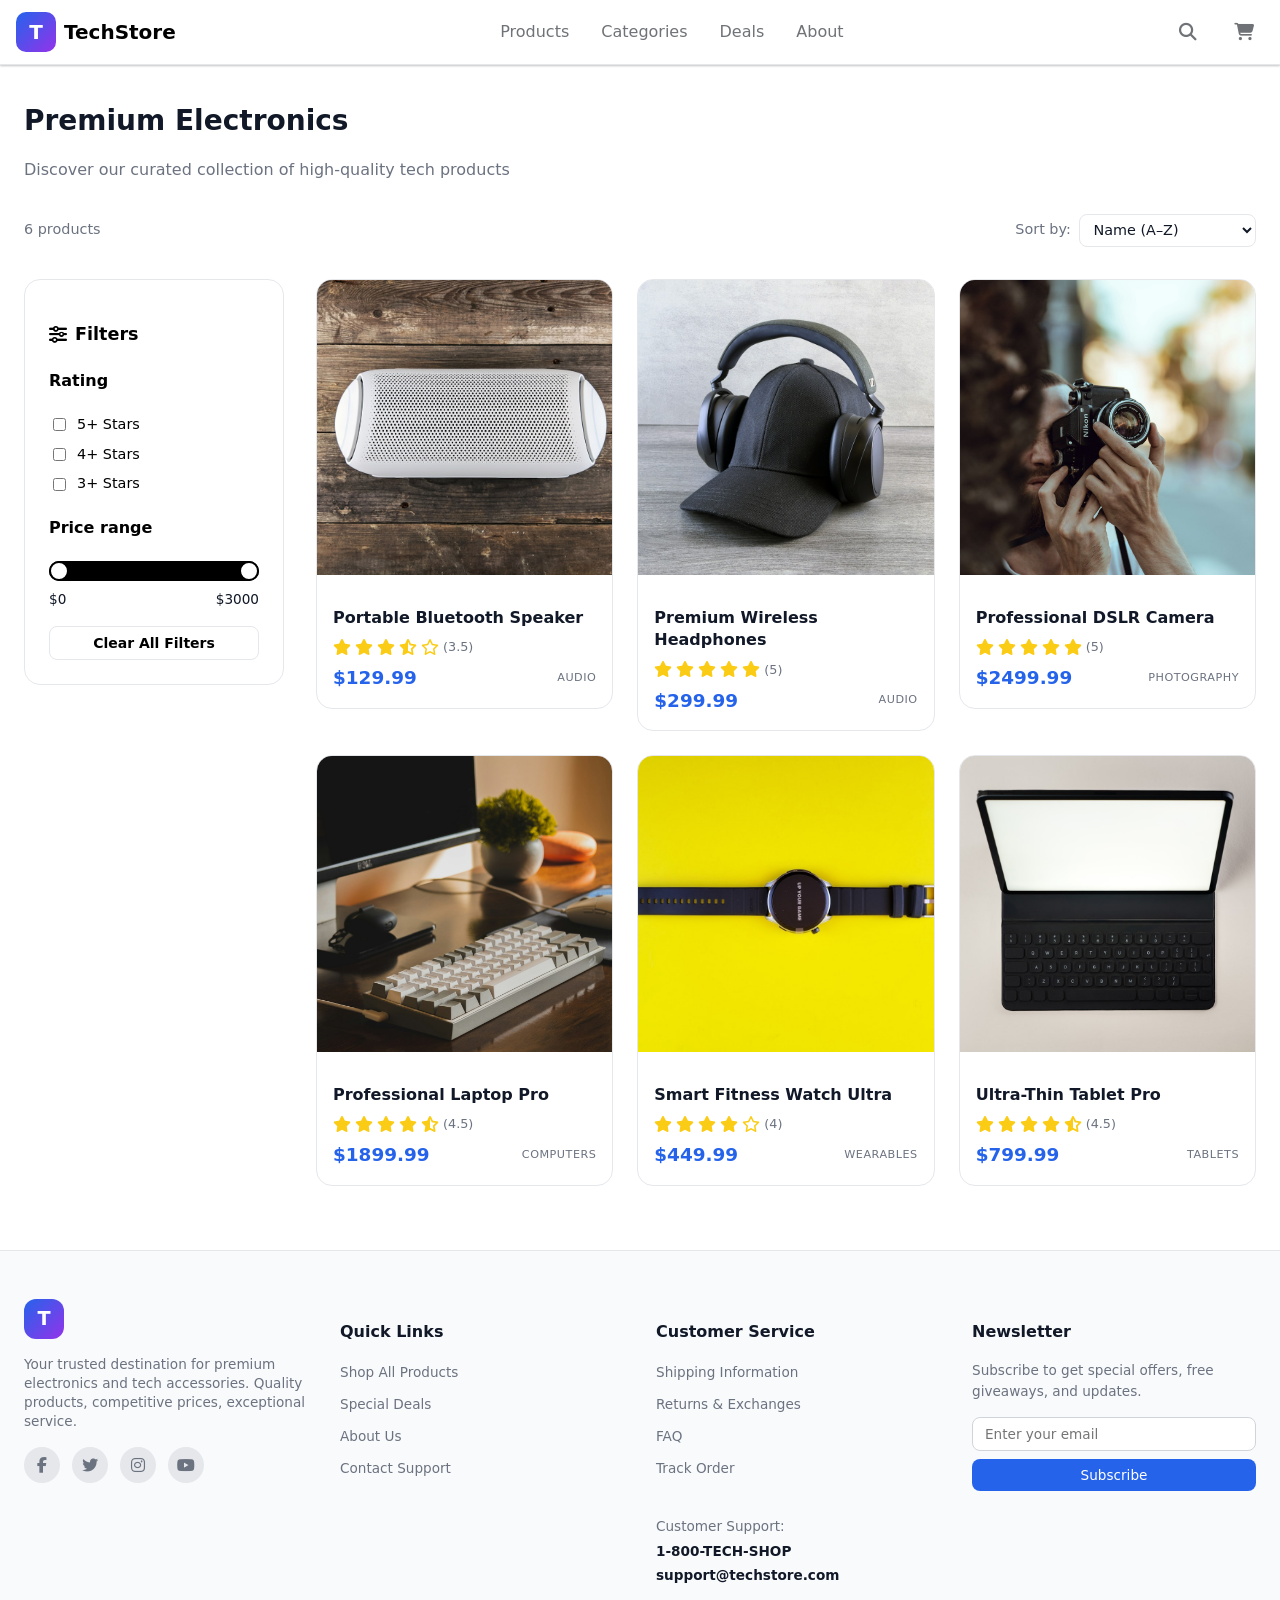
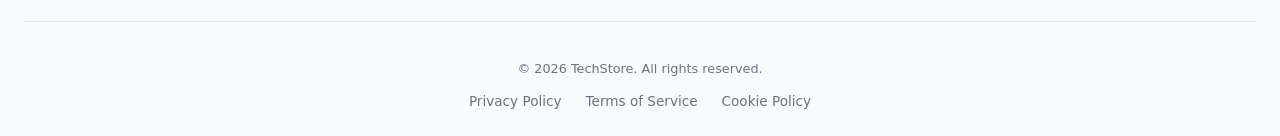
<file: index.html>
<!DOCTYPE html>
<html lang="en">
<head>
    <meta charset="UTF-8">
    <meta name="viewport" content="width=device-width, initial-scale=1.0">
    <title>TechStore</title>
    <link rel="stylesheet" href="https://cdnjs.cloudflare.com/ajax/libs/font-awesome/6.5.0/css/all.min.css">
    <link href="https://fonts.googleapis.com/css2?family=Inter:wght@400;500;600;700&display=swap" rel="stylesheet">
    <link rel="stylesheet" href="styles/style.css">
</head>
<body>
    <header>
        <div class="header-container">
            <div class="header-content">
                <a class="logo-link" href="index.html">
                    <div class="logo-icon">T</div>
                    <span class="logo-text">TechStore</span>
                </a>
                <nav class="dekstop-nav">
                    <a href="index.html">Products</a>
                    <a href="categories.html">Categories</a>
                    <a href="deals.html">Deals</a>
                    <a href="about.html">About</a>
                </nav>
                <div class="header-actions">
                    <i class="fa-solid fa-magnifying-glass"></i>
                    <a href="cart.html" class="cart-icon-wrapper">
                        <i class="fa-solid fa-cart-shopping"></i>
                        <span class="cart-badge" id="cartBadge">0</span>
                    </a>
                    <button class="mobile-menu-btn" id="mobileMenuBtn">
                        <i class="fa-solid fa-bars"></i>
                    </button>
                </div>
            </div>    
        </div>
    </header>

    <div class="mobile-nav" id="mobileNav">
        <div class="mobile-nav-header">
            <span class="mobile-nav-title">Menu</span>
            <button class="mobile-nav-close" id="mobileNavClose">
                <i class="fa-solid fa-times"></i>
            </button>
        </div>
        <div class="mobile-nav-links">
            <a href="index.html">Products</a>
            <a href="categories.html">Categories</a>
            <a href="deals.html">Deals</a>
            <a href="about.html">About</a>
        </div>
    </div>

    <main>
        <div class="container">
            <div class="catalog-header">
                <h1>Premium Electronics</h1>
                <p>Discover our curated collection of high-quality tech products</p>
            </div>
        </div>

        <div class="catalog-container container">
            <button class="mobile-filter-btn" id="mobileFilterBtn">
                <i class="fa-solid fa-sliders-h"></i> Filters
            </button>
            <div class="catalog-meta">
                <span class="product-count" id="productCount">6 products</span>
                <div class="sort-wrapper">
                    <span class="sort-label">Sort by:</span>
                    <select id="sortSelect" class="sort-select">
                        <option value="name-asc">Name (A–Z)</option>
                        <option value="name-desc">Name (Z–A)</option>
                        <option value="price-asc">Price (Low to High)</option>
                        <option value="price-desc">Price (High to Low)</option>
                    </select>
                </div>
            </div>

            <div class="catalog-layout">
                <aside class="filter-sidebar" id="filterSidebar">
                    <div class="filter-card">
                        <h3><i class="fa-solid fa-sliders-h"></i> Filters</h3>
                        <div class="filter-group">
                            <h4>Rating</h4>
                            <label><input type="checkbox" class="rating-filter" value="5"> 5+ Stars</label>
                            <label><input type="checkbox" class="rating-filter" value="4"> 4+ Stars</label>
                            <label><input type="checkbox" class="rating-filter" value="3"> 3+ Stars</label>
                        </div>
                        <div class="filter-group">
                            <h4>Price range</h4>
                            <div class="slider-group">
                                <div class="slider-container">
                                    <div class="slider-track"></div>
                                    <div class="slider-range" id="sliderRange" style="left: 0%; right: 0%;"></div>
                                    <input type="range" min="0" max="3000" value="0" step="10" id="minPriceSlider">
                                    <input type="range" min="0" max="3000" value="3000" step="10" id="maxPriceSlider">
                                </div>
                                <div class="price-labels">
                                    <span id="minPriceValue">$0</span>
                                    <span id="maxPriceValue">$3000</span>
                                </div>
                            </div>
                        </div>
                        <button id="clearFiltersBtn" class="clear-filters-btn">Clear All Filters</button>
                    </div>
                </aside>

                <div class="products-area">
                    <div class="products-grid" id="productsGrid"></div>
                </div>
            </div>
        </div>
    </main>

    <footer class="site-footer">
        <div class="container">
            <div class="footer-grid">
                <div>
                    <div class="footer-logo">T</div>
                    <p class="footer-text">Your trusted destination for premium electronics and tech accessories. Quality products, competitive prices, exceptional service.</p>
                    <div class="footer-social">
                        <a href="#" aria-label="Facebook"><i class="fab fa-facebook-f"></i></a>
                        <a href="#" aria-label="Twitter"><i class="fab fa-twitter"></i></a>
                        <a href="#" aria-label="Instagram"><i class="fab fa-instagram"></i></a>
                        <a href="#" aria-label="YouTube"><i class="fab fa-youtube"></i></a>
                    </div>
                </div>
                <div>
                    <h4>Quick Links</h4>
                    <ul>
                        <li><a href="index.html">Shop All Products</a></li>
                        <li><a href="deals.html">Special Deals</a></li>
                        <li><a href="about.html">About Us</a></li>
                        <li><a href="contact.html">Contact Support</a></li>
                    </ul>
                </div>
                <div>
                    <h4>Customer Service</h4>
                    <ul>
                        <li><a href="#">Shipping Information</a></li>
                        <li><a href="#">Returns & Exchanges</a></li>
                        <li><a href="#">FAQ</a></li>
                        <li><a href="#">Track Order</a></li>
                    </ul>
                    <div class="footer-contact">
                        <p>Customer Support:</p>
                        <p class="footer-phone">1-800-TECH-SHOP</p>
                        <p class="footer-email">support@techstore.com</p>
                    </div>
                </div>
                <div>
                    <h4>Newsletter</h4>
                    <p class="footer-newsletter-text">Subscribe to get special offers, free giveaways, and updates.</p>
                    <form id="newsletterForm">
                        <input type="email" placeholder="Enter your email" required>
                        <button type="submit">Subscribe</button>
                    </form>
                </div>
            </div>
            <div class="footer-bottom">
                <p>© 2026 TechStore. All rights reserved.</p>
                <div class="footer-links">
                    <a href="#">Privacy Policy</a>
                    <a href="#">Terms of Service</a>
                    <a href="#">Cookie Policy</a>
                </div>
            </div>
        </div>
    </footer>
    <script src="js/main.js"></script>
</body>
</html>
</file>
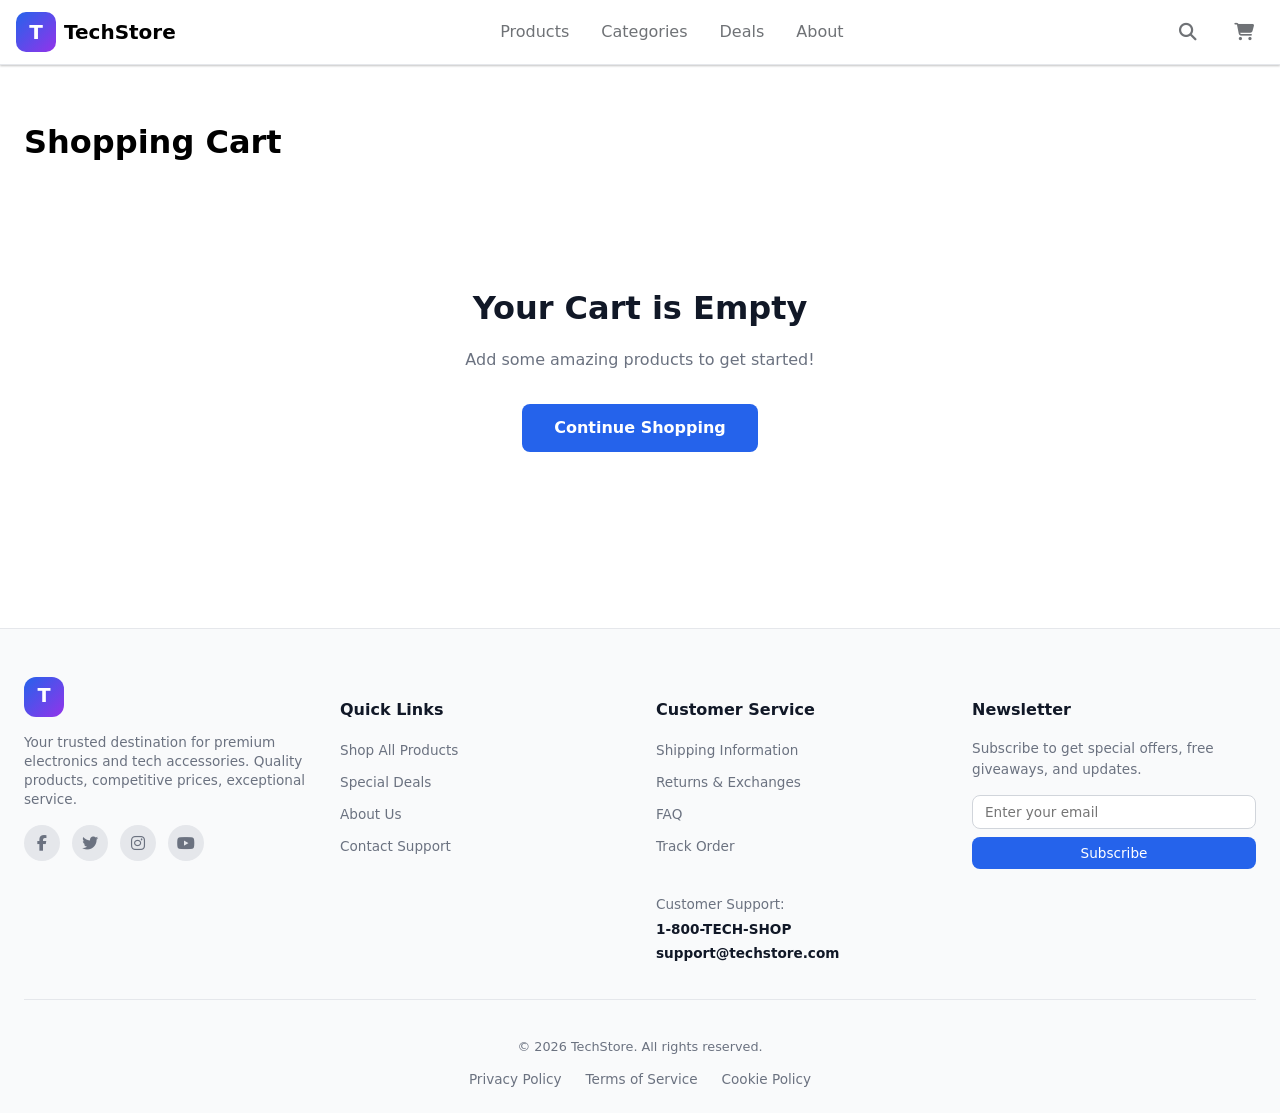
<file: cart.html>
<!DOCTYPE html>
<html lang="en">
<head>
    <meta charset="UTF-8">
    <meta name="viewport" content="width=device-width, initial-scale=1.0">
    <title>TechStore - Shopping Cart</title>
    <link rel="stylesheet" href="https://cdnjs.cloudflare.com/ajax/libs/font-awesome/6.5.0/css/all.min.css">
    <link href="https://fonts.googleapis.com/css2?family=Inter:wght@400;500;600;700&display=swap" rel="stylesheet">
    <link rel="stylesheet" href="styles/style.css">
    <link rel="stylesheet" href="styles/style_cart.css">
</head>
<body>
    <header>
        <div class="header-container">
            <div class="header-content">
                <a class="logo-link" href="index.html">
                    <div class="logo-icon">T</div>
                    <span class="logo-text">TechStore</span>
                </a>
                <nav class="dekstop-nav">
                    <a href="index.html">Products</a>
                    <a href="categories.html">Categories</a>
                    <a href="deals.html">Deals</a>
                    <a href="about.html">About</a>
                </nav>
                <div class="header-actions">
                    <i class="fa-solid fa-magnifying-glass"></i>
                    <a href="cart.html" class="cart-icon-wrapper">
                        <i class="fa-solid fa-cart-shopping"></i>
                        <span class="cart-badge" id="cartBadge">0</span>
                    </a>
                    <button class="mobile-menu-btn" id="mobileMenuBtn">
                        <i class="fa-solid fa-bars"></i>
                    </button>
                </div>
            </div>    
        </div>
    </header>

    <div class="mobile-nav" id="mobileNav">
        <div class="mobile-nav-header">
            <span class="mobile-nav-title">Menu</span>
            <button class="mobile-nav-close" id="mobileNavClose">
                <i class="fa-solid fa-times"></i>
            </button>
        </div>
        <div class="mobile-nav-links">
            <a href="index.html">Products</a>
            <a href="categories.html">Categories</a>
            <a href="deals.html">Deals</a>
            <a href="about.html">About</a>
        </div>
    </div>

    <main class="cart-page">
        <div class="container">
            <h1>Shopping Cart</h1>
            <div class="cart-layout">
                <div class="cart-items" id="cartItems"></div>
                <div class="cart-summary">
                    <div class="summary-card">
                        <h2>Order Summary</h2>
                        
                        <div class="summary-row">
                            <span>Subtotal</span>
                            <span id="subtotal">$0.00</span>
                        </div>
                        <div class="summary-row discount" id="discountRow" style="display: none;">
                            <span>Discount (SAVE10)</span>
                            <span id="discountAmount">-$0.00</span>
                        </div>
                        <div class="summary-row">
                            <span>Tax (8%)</span>
                            <span id="tax">$0.00</span>
                        </div>
                        <div class="summary-row total">
                            <span>Total</span>
                            <span id="total">$0.00</span>
                        </div>

                        <div class="promo-section">
                            <label>Promo Code</label>
                            <div class="promo-input-group">
                                <input type="text" id="promoCode" placeholder="Enter code">
                                <button id="applyPromoBtn" class="apply-promo-btn">Apply</button>
                            </div>
                            <p class="promo-hint">Try code "SAVE10" for 10% off</p>
                            <p id="promoMessage" class="promo-message"></p>
                        </div>

                        <button id="checkoutBtn" class="checkout-btn">Proceed to Checkout</button>
                    </div>

                    <div class="shipping-info-card">
                        <h3><i class="fa-solid fa-truck"></i> Shipping Information</h3>
                        <div class="shipping-details">
                            <div class="shipping-address">
                                <i class="fa-solid fa-location-dot"></i>
                                <div>
                                    <p class="shipping-label">Delivery Address</p>
                                    <p>123 Tech Street</p>
                                    <p>San Francisco, CA 94105</p>
                                </div>
                            </div>
                            <div class="shipping-estimate">
                                <p class="shipping-label">Estimated Delivery</p>
                                <p>3-5 business days</p>
                                <p class="free-shipping-text">Free shipping on orders over $50</p>
                            </div>
                        </div>
                    </div>
                </div>
            </div>
            <div class="empty-cart" id="emptyCart" style="display: none;">
                <h1>Your Cart is Empty</h1>
                <p>Add some amazing products to get started!</p>
                <a href="index.html" class="continue-shopping-btn">Continue Shopping</a>
            </div>
        </div>
    </main>

    <footer class="site-footer">
        <div class="container">
            <div class="footer-grid">
                <div>
                    <div class="footer-logo">T</div>
                    <p class="footer-text">Your trusted destination for premium electronics and tech accessories. Quality products, competitive prices, exceptional service.</p>
                    <div class="footer-social">
                        <a href="#" aria-label="Facebook"><i class="fab fa-facebook-f"></i></a>
                        <a href="#" aria-label="Twitter"><i class="fab fa-twitter"></i></a>
                        <a href="#" aria-label="Instagram"><i class="fab fa-instagram"></i></a>
                        <a href="#" aria-label="YouTube"><i class="fab fa-youtube"></i></a>
                    </div>
                </div>
                <div>
                    <h4>Quick Links</h4>
                    <ul>
                        <li><a href="index.html">Shop All Products</a></li>
                        <li><a href="deals.html">Special Deals</a></li>
                        <li><a href="about.html">About Us</a></li>
                        <li><a href="contact.html">Contact Support</a></li>
                    </ul>
                </div>
                <div>
                    <h4>Customer Service</h4>
                    <ul>
                        <li><a href="#">Shipping Information</a></li>
                        <li><a href="#">Returns & Exchanges</a></li>
                        <li><a href="#">FAQ</a></li>
                        <li><a href="#">Track Order</a></li>
                    </ul>
                    <div class="footer-contact">
                        <p>Customer Support:</p>
                        <p class="footer-phone">1-800-TECH-SHOP</p>
                        <p class="footer-email">support@techstore.com</p>
                    </div>
                </div>
                <div>
                    <h4>Newsletter</h4>
                    <p class="footer-newsletter-text">Subscribe to get special offers, free giveaways, and updates.</p>
                    <form id="newsletterForm">
                        <input type="email" placeholder="Enter your email" required>
                        <button type="submit">Subscribe</button>
                    </form>
                </div>
            </div>
            <div class="footer-bottom">
                <p>© 2026 TechStore. All rights reserved.</p>
                <div class="footer-links">
                    <a href="#">Privacy Policy</a>
                    <a href="#">Terms of Service</a>
                    <a href="#">Cookie Policy</a>
                </div>
            </div>
        </div>
    </footer>

    <script src="js/main.js"></script>
    <script src="js/cart.js"></script>
</body>
</html>
</file>
<file: styles/style.css>
body {
    font-family: var(--default-font-family,ui-sans-serif,system-ui,sans-serif,"Apple Color Emoji","Segoe UI Emoji","Segoe UI Symbol","Noto Color Emoji");
    margin: 0;
    padding: 0;
    background: #fff;
    line-height: 1.5;
}

button, option, select, input {
    font-family: var(--default-font-family,ui-sans-serif,system-ui,sans-serif,"Apple Color Emoji","Segoe UI Emoji","Segoe UI Symbol","Noto Color Emoji");
}

header {
    position: sticky;
    top: 0;
    z-index: 50;
    width: 100%;
    border-bottom: 1px solid #e5e7eb;
    background: #fff;
    box-shadow: 0 1px 2px 0 rgba(0, 0, 0, 0.24);
}

.header-container {
    max-width: 1280px;
    margin: 0 auto;
    padding: 0 1rem;
}

.header-content {
    display: flex;
    align-items: center;
    justify-content: space-between;
    height: 4rem;
}

.logo-link {
    display: flex;
    align-items: center;
    gap: 0.5rem;
    text-decoration: none;
    color: inherit;
    flex-shrink: 0;
}

.logo-icon {
    display: flex;
    align-items: center;
    justify-content: center;
    width: 40px;
    height: 40px;
    border-radius: 10px;
    background: linear-gradient(135deg, #2563eb, #9333ea);
    color: #fff;
    font-weight: 700;
    font-size: 20px;
    flex-shrink: 0;
}

.logo-text {
    font-weight: 700;
    font-size: 20px;
    white-space: nowrap;
    color: black;
}

.dekstop-nav {
    display: flex;
    align-items: center;
    gap: 2rem;
}

.dekstop-nav a {
    color: #6f7276;
    text-decoration: none;
    font-weight: 500;
    font-size: 1rem;
    transition: 0.2s ease;
}

.dekstop-nav a:hover {
    color: #2563eb;
}

.header-actions {
    display: flex;
    align-items: center;
    gap: 1rem;
}

.header-actions i {
    width: 40px;
    height: 40px;
    display: flex;
    align-items: center;
    justify-content: center;
    border-radius: 50%;
    color: #6f7276;
    font-size: 1.1rem;
    cursor: pointer;
    transition: 0.2s ease;
}

.header-actions i:hover {
    background: #f3f4f6;
}

.header-actions a {
    text-decoration: none;
    color: inherit;
}

.mobile-menu-btn {
    display: none;
    background: none;
    border: none;
    width: 40px;
    height: 40px;
    border-radius: 50%;
    cursor: pointer;
    font-size: 1.2rem;
    color: #6f7276;
}

.mobile-menu-btn:hover {
    background: #f3f4f6;
}

.mobile-nav {
    position: fixed;
    top: 0;
    left: -100%;
    width: 80%;
    max-width: 300px;
    height: 100%;
    background: white;
    z-index: 1001;
    transition: left 0.3s ease;
    box-shadow: 2px 0 12px rgba(0, 0, 0, 0.1);
    display: flex;
    flex-direction: column;
}

.mobile-nav.open {
    left: 0;
}

.mobile-nav-header {
    display: flex;
    justify-content: space-between;
    align-items: center;
    padding: 1rem;
    border-bottom: 1px solid #e5e7eb;
}

.mobile-nav-title {
    font-size: 1.125rem;
    font-weight: 600;
}

.mobile-nav-close {
    background: none;
    border: none;
    width: 32px;
    height: 32px;
    border-radius: 50%;
    cursor: pointer;
    font-size: 1rem;
}

.mobile-nav-links {
    display: flex;
    flex-direction: column;
    padding: 1rem;
}

.mobile-nav-links a {
    padding: 0.75rem 0;
    color: #6f7276;
    text-decoration: none;
    font-size: 1rem;
    border-bottom: 1px solid #f3f4f6;
}

.mobile-nav-links a:hover {
    color: #2563eb;
}

.overlay {
    position: fixed;
    top: 0;
    left: 0;
    width: 100%;
    height: 100%;
    background: rgba(0, 0, 0, 0.5);
    z-index: 1000;
    display: none;
}

.overlay.active {
    display: block;
}

.mobile-filter-btn {
    display: none;
    width: 100%;
    background: #f3f4f6;
    border: 1px solid #e5e7eb;
    padding: 0.75rem;
    border-radius: 0.5rem;
    font-size: 0.875rem;
    font-weight: 500;
    cursor: pointer;
    margin-bottom: 1rem;
    gap: 0.5rem;
    align-items: center;
    justify-content: center;
}

.container {
    max-width: 1280px;
    margin: 0 auto;
    padding: 0 1.5rem;
}

.catalog-header {
    margin-bottom: 2rem;
    padding-top: 1rem;
}

.catalog-header h1 {
    font-size: 1.75rem;
    font-weight: 600;
    margin-bottom: 0.5rem;
    color: #111827;
}

.catalog-header p {
    font-size: 1rem;
    color: #6b7280;
}
.catalog-layout {
    display: flex;
    gap: 2rem;
    margin: 2rem 0 4rem;
}
.filter-sidebar {
    flex: 0 0 260px;
}
.products-area {
    flex: 1;
}
.products-grid {
    display: grid;
    grid-template-columns: repeat(auto-fill, minmax(280px, 1fr));
    gap: 1.5rem;
}
.filter-card {
    background: #fff;
    border: 1px solid #e5e7eb;
    border-radius: 1rem;
    padding: 1.5rem;
    position: sticky;
    top: 100px;
}
.filter-card h3 {
    font-size: 1.1rem;
    font-weight: 600;
    margin-bottom: 1.25rem;
    display: flex;
    align-items: center;
    gap: 0.5rem;
}
.product-card {
    background: #fff;
    border: 1px solid #e5e7eb;
    border-radius: 1rem;
    overflow: hidden;
    transition: all 0.25s ease;
    cursor: pointer;
}
.product-card-link {
    text-decoration: none;
    display: block;
}
.product-card:hover {
    box-shadow: 0 12px 24px -12px rgba(0, 0, 0, 0.15);
}
.product-img {
    aspect-ratio: 1 / 1;
    background: #f9fafb;
    overflow: hidden;
}
.product-img img {
    width: 100%;
    height: 100%;
    object-fit: cover;
    transition: transform 0.3s;
}
.product-card:hover .product-img img {
    transform: scale(1.05);
}
.product-info {
    padding: 1rem;
}
.product-category {
    font-size: 0.7rem;
    font-weight: 500;
    color: #6b7280;
    text-transform: uppercase;
    letter-spacing: 0.5px;
}
.product-title {
    font-weight: 600;
    font-size: 1rem;
    line-height: 1.4;
    margin-bottom: 0.5rem;
    color: #111827;
    text-decoration: none;
}
.rating {
    display: flex;
    align-items: center;
    gap: 0.25rem;
    margin: 0.5rem 0;
    color: #facc15;
}
.rating span {
    color: #6b7280;
    font-size: 0.8rem;
}
.price-row {
    display: flex;
    justify-content: space-between;
    align-items: center;
    margin-top: 0.5rem;
}
.price {
    font-weight: 700;
    font-size: 1.15rem;
    color: #2563eb;
}
.filter-group label {
    display: flex;
    align-items: center;
    gap: 0.5rem;
    margin-bottom: 0.5rem;
    font-size: 0.9rem;
    cursor: pointer;
}

.catalog-meta {
    display: flex;
    justify-content: space-between;
    align-items: center;
    margin: 1.5rem 0 2rem;
}

.product-count {
    font-size: 0.9rem;
    color: #6b7280;
}

.sort-wrapper {
    display: flex;
    align-items: center;
    gap: 0.5rem;
}

.sort-label {
    font-size: 0.9rem;
    color: #6b7280;
}

.sort-select {
    padding: 0.4rem 0.6rem;
    border: 1px solid #e5e7eb;
    border-radius: 0.5rem;
    background: #fff;
    font-size: 0.9rem;
    font-weight: 500;
    color: #111827;
    cursor: pointer;
    outline: none;
}

.sort-select:focus {
    border-color: #2563eb;
}
.slider-group {
    width: 100%;
}

.slider-container {
    position: relative;
    width: 100%;
    height: 20px;
}

.slider-track {
    position: absolute;
    width: 100%;
    height: 100%;
    background: #e5e7eb;
    border-radius: 10px;
}

.slider-range {
    position: absolute;
    height: 100%;
    background: black;
    border-radius: 10px;
}

.slider-container input {
    position: absolute;
    width: 100%;
    pointer-events: none;
    -webkit-appearance: none;
    appearance: none;
    background: transparent;
    top: 0;
    left: 0;
    margin: 0;
    padding: 0;
}

.slider-container input::-webkit-slider-thumb {
    pointer-events: auto;
    -webkit-appearance: none;
    appearance: none;
    width: 20px;
    height: 20px;
    background: white;
    border-radius: 50%;
    border: 2px solid black;
    cursor: pointer;
}

.price-labels {
    display: flex;
    justify-content: space-between;
    margin-top: 0.5rem;
    font-size: 0.85rem;
    color: #6b7280;
}

.price-labels span {
    font-weight: 500;
    color: #111827;
}

.clear-filters-btn {
    width: 100%;
    border-radius: 0.5rem;
    border: 1px solid #e5e7eb;
    background: white;
    padding: 0.5rem 1rem;
    font-size: 0.875rem;
    font-weight: 600;
    cursor: pointer;
    margin-top: 1rem;
}

.clear-filters-btn:hover {
    background: #f9fafb;
}

.cart-icon-wrapper {
    position: relative;
    display: inline-flex;
    align-items: center;
    justify-content: center;
}

.cart-badge {
    position: absolute;
    top: -8px;
    right: -12px;
    background: #2563eb;
    color: white;
    font-size: 0.7rem;
    font-weight: 700;
    min-width: 18px;
    height: 18px;
    padding: 0 4px;
    border-radius: 999px;
    display: flex;
    align-items: center;
    justify-content: center;
}

.site-footer {
    background: #f9fafb;
    border-top: 1px solid #e5e7eb;
    padding: 3rem 0 1.5rem;
    margin-top: 3rem;
}

.footer-grid {
    display: grid;
    grid-template-columns: repeat(auto-fit, minmax(200px, 1fr));
    gap: 2rem;
    margin-bottom: 2rem;
}

.footer-logo {
    width: 40px;
    height: 40px;
    background: linear-gradient(135deg, #2563eb, #9333ea);
    border-radius: 0.75rem;
    display: flex;
    align-items: center;
    justify-content: center;
    color: white;
    font-weight: bold;
    font-size: 1.2rem;
    margin-bottom: 1rem;
}

.footer-text {
    color: #6b7280;
    font-size: 0.85rem;
    line-height: 1.4;
}

.site-footer h4 {
    font-size: 1rem;
    margin-bottom: 1rem;
    color: #111827;
}

.site-footer ul {
    list-style: none;
    padding: 0;
    margin: 0;
}

.site-footer li {
    margin-bottom: 0.5rem;
}

.site-footer a {
    color: #6b7280;
    text-decoration: none;
    font-size: 0.85rem;
    transition: 0.2s;
}

.site-footer a:hover {
    color: #2563eb;
}

.footer-social {
    display: flex;
    gap: 0.75rem;
    margin-top: 1rem;
}

.footer-social a {
    width: 36px;
    height: 36px;
    display: flex;
    align-items: center;
    justify-content: center;
    background: #e5e7eb;
    border-radius: 50%;
    color: #6b7280;
    font-size: 1rem;
    transition: 0.2s;
}

.footer-social a:hover {
    background: #2563eb;
    color: white;
}

.footer-contact {
    margin-top: 1rem;
    padding-top: 1rem;
}

.footer-contact p {
    font-size: 0.85rem;
    margin: 0.25rem 0;
    color: #6b7280;
}

.footer-contact .footer-phone,
.footer-contact .footer-email {
    font-weight: 600;
    color: #111827;
}

.footer-newsletter-text {
    font-size: 0.85rem;
    color: #6b7280;
    margin-bottom: 1rem;
}

#newsletterForm {
    display: flex;
    flex-direction: column;
    gap: 0.5rem;
}

#newsletterForm input {
    padding: 0.5rem 0.75rem;
    border: 1px solid #d1d5db;
    border-radius: 0.5rem;
    font-size: 0.85rem;
    outline: none;
}

#newsletterForm input:focus {
    border-color: #2563eb;
}

#newsletterForm button {
    background: #2563eb;
    color: white;
    border: none;
    padding: 0.5rem;
    border-radius: 0.5rem;
    cursor: pointer;
    font-size: 0.85rem;
}

#newsletterForm button:hover {
    background: #1d4ed8;
}

.footer-bottom {
    text-align: center;
    padding-top: 1.5rem;
    border-top: 1px solid #e5e7eb;
    font-size: 0.8rem;
    color: #6b7280;
}

.footer-links {
    display: flex;
    justify-content: center;
    gap: 1.5rem;
    margin-top: 0.5rem;
}

.footer-links a {
    color: #6b7280;
    text-decoration: none;
}

.footer-links a:hover {
    color: #2563eb;
}


@media (max-width: 768px) {
    .dekstop-nav {
        display: none;
    }
    
    .mobile-menu-btn {
        display: flex;
        align-items: center;
        justify-content: center;
    }
    
    .logo-text {
        display: none;
    }
    
    .logo-icon {
        width: 35px;
        height: 35px;
        font-size: 1rem;
    }
    
    .mobile-filter-btn {
        display: flex;
    }
    
    .filter-sidebar {
        position: fixed;
        top: 0;
        left: -100%;
        width: 80%;
        max-width: 300px;
        height: 100%;
        background: white;
        z-index: 1000;
        transition: left 0.3s ease;
        box-shadow: 2px 0 12px rgba(0, 0, 0, 0.1);
        overflow-y: auto;
    }
    
    .filter-sidebar.open {
        left: 0;
    }
    
    .filter-card {
        border: none;
        border-radius: 0;
        padding: 1rem;
        position: relative;
        top: 0;
    }
    
    .catalog-layout {
        flex-direction: column;
    }
    
    .products-grid {
        grid-template-columns: 1fr;
        gap: 1rem;
    }
    
    .catalog-meta {
        flex-direction: column;
        align-items: flex-start;
        gap: 0.75rem;
    }
    
    .catalog-header h1 {
        font-size: 1.5rem;
    }
    
    .catalog-header p {
        font-size: 0.875rem;
    }
    
    .footer-grid {
        grid-template-columns: 1fr;
        gap: 1.5rem;
    }
    
    .footer-bottom {
        flex-direction: column;
        text-align: center;
    }
    
    .footer-links {
        justify-content: center;
        flex-wrap: wrap;
    }
}
</file>
<file: styles/style_cart.css>
.cart-page {
    padding: 2rem 0 4rem;
}

.cart-page h1 {
    font-size: 2rem;
    font-weight: 600;
    margin-bottom: 2rem;
}

.cart-layout {
    display: grid;
    grid-template-columns: 1fr 380px;
    gap: 2rem;
}

@media (max-width: 768px) {
    .cart-layout {
        grid-template-columns: 1fr;
    }
}

.empty-cart {
    text-align: center;
    padding: 4rem 2rem;
}

.empty-cart h1 {
    font-size: 2rem;
    font-weight: 600;
    margin-bottom: 1rem;
    color: #111827;
}

.empty-cart p {
    font-size: 1rem;
    color: #6b7280;
    margin-bottom: 2rem;
}

.continue-shopping-btn {
    display: inline-block;
    background: #2563eb;
    color: white;
    text-decoration: none;
    padding: 0.75rem 2rem;
    border-radius: 0.5rem;
    font-weight: 600;
}

.continue-shopping-btn:hover {
    background: #1d4ed8;
}

.cart-items {
    display: flex;
    flex-direction: column;
    gap: 1rem;
}

.cart-item {
    display: flex;
    gap: 1.5rem;
    background: white;
    border: 1px solid #e5e7eb;
    border-radius: 1rem;
    padding: 1.5rem;
}

.cart-item-image {
    width: 120px;
    height: 120px;
    flex-shrink: 0;
    background: #f9fafb;
    border-radius: 0.75rem;
    overflow: hidden;
}

.cart-item-image img {
    width: 100%;
    height: 100%;
    object-fit: cover;
}

.cart-item-details {
    flex: 1;
    display: flex;
    flex-direction: column;
    justify-content: space-between;
}

.cart-item-header {
    display: flex;
    justify-content: space-between;
    align-items: flex-start;
}

.cart-item-header h3 {
    font-size: 1.125rem;
    font-weight: 600;
    margin-bottom: 0.25rem;
}

.cart-item-header h3 a {
    color: #111827;
    text-decoration: none;
}

.cart-item-header h3 a:hover {
    color: #2563eb;
}

.cart-item-category {
    font-size: 0.75rem;
    color: #6b7280;
    text-transform: uppercase;
}

.remove-item {
    background: none;
    border: none;
    width: 32px;
    height: 32px;
    border-radius: 50%;
    display: flex;
    align-items: center;
    justify-content: center;
    cursor: pointer;
    color: #9ca3af;
    transition: 0.2s;
}

.remove-item:hover {
    background: #fef2f2;
    color: #ef4444;
}

.cart-item-footer {
    display: flex;
    justify-content: space-between;
    align-items: center;
    margin-top: 1rem;
}

.quantity-control {
    display: flex;
    align-items: center;
    gap: 0.75rem;
}

.quantity-control button {
    width: 32px;
    height: 32px;
    border: 1px solid #e5e7eb;
    background: white;
    border-radius: 0.5rem;
    cursor: pointer;
    font-size: 1rem;
    transition: 0.2s;
}

.quantity-control button:disabled {
    opacity: 0.5;
    cursor: not-allowed;
}

.quantity-control button:hover:not(:disabled) {
    background: #f9fafb;
}

.quantity-control span {
    min-width: 32px;
    text-align: center;
    font-weight: 600;
}

.item-price {
    text-align: right;
}

.item-price .price {
    font-size: 1.125rem;
    font-weight: 700;
    color: #2563eb;
}

.item-price .unit-price {
    font-size: 0.7rem;
    color: #6b7280;
    margin-top: 0.25rem;
}

@media (max-width: 768px) {
    .cart-item {
        flex-direction: column;
        padding: 1rem;
    }
    
    .cart-item-image {
        width: 100%;
        height: auto;
        aspect-ratio: 1 / 1;
    }
    
    .cart-item-header {
        flex-direction: column;
        gap: 0.5rem;
    }
    
    .remove-item {
        align-self: flex-end;
    }
    
    .cart-item-footer {
        flex-direction: column;
        gap: 1rem;
        align-items: flex-start;
    }
    
    .item-price {
        text-align: left;
        width: 100%;
        display: flex;
        justify-content: space-between;
        align-items: center;
    }
}

.summary-card {
    background: white;
    border: 1px solid #e5e7eb;
    border-radius: 1rem;
    padding: 1.5rem;
}

.summary-card h2 {
    font-size: 1.25rem;
    font-weight: 600;
    margin-bottom: 1.25rem;
}

.summary-row {
    display: flex;
    justify-content: space-between;
    padding: 0.75rem 0;
    border-bottom: 1px solid #f3f4f6;
    font-size: 0.875rem;
}

.summary-row.total {
    border-bottom: none;
    padding-top: 1rem;
    font-size: 1.125rem;
    font-weight: 700;
}

.summary-row.total span:last-child {
    color: #2563eb;
    font-size: 1.25rem;
}

.promo-section {
    margin: 1.25rem 0;
}

.promo-section label {
    display: block;
    font-size: 0.875rem;
    font-weight: 500;
    margin-bottom: 0.5rem;
}

.promo-input-group {
    display: flex;
    gap: 0.5rem;
}

.promo-input-group input {
    flex: 1;
    padding: 0.5rem 0.75rem;
    border: 1px solid #e5e7eb;
    border-radius: 0.5rem;
    font-size: 0.875rem;
    outline: none;
}

.promo-input-group input:focus {
    border-color: #2563eb;
}

.promo-input-group input:disabled {
    background: #f3f4f6;
    cursor: not-allowed;
}

.apply-promo-btn {
    padding: 0.5rem 1rem;
    background: #1f2937;
    color: white;
    border: none;
    border-radius: 0.5rem;
    font-size: 0.875rem;
    cursor: pointer;
    transition: 0.2s;
}

.apply-promo-btn:hover:not(:disabled) {
    background: #111827;
}

.apply-promo-btn:disabled {
    background: #9ca3af;
    cursor: not-allowed;
}

.promo-hint {
    font-size: 0.7rem;
    color: #6b7280;
    margin-top: 0.5rem;
}

.promo-message {
    font-size: 0.75rem;
    margin-top: 0.5rem;
}

.promo-message.success {
    color: #10b981;
}

.promo-message.error {
    color: #ef4444;
}

.checkout-btn {
    width: 100%;
    padding: 1rem;
    background: #2563eb;
    color: white;
    border: none;
    border-radius: 0.75rem;
    font-size: 1rem;
    font-weight: 600;
    cursor: pointer;
    transition: 0.2s;
}

.checkout-btn:hover {
    background: #1d4ed8;
}

.shipping-info-card {
    background: white;
    border: 1px solid #e5e7eb;
    border-radius: 1rem;
    padding: 1.5rem;
    margin-top: 1rem;
}

.shipping-info-card h3 {
    display: flex;
    align-items: center;
    gap: 0.5rem;
    font-size: 1rem;
    font-weight: 600;
    margin-bottom: 1rem;
}

.shipping-info-card h3 i {
    color: #2563eb;
}

.shipping-details {
    display: flex;
    flex-direction: column;
    gap: 1rem;
}

.shipping-address {
    display: flex;
    gap: 0.75rem;
    font-size: 0.875rem;
    color: #6b7280;
    align-items: baseline;
}

.shipping-address i {
    color: #9ca3af;
    width: 14px;
    height: 14px;
    display: inline-flex;
    align-items: center;
    justify-content: center;
    flex-shrink: 0;
    font-size: 0.875rem;
}

.shipping-label {
    font-weight: 600;
    color: #111827;
    margin-bottom: 0.25rem;
    line-height: 1.4;
}

.shipping-estimate {
    border-top: 1px solid #f3f4f6;
    padding-top: 1rem;
    font-size: 0.875rem;
    color: #6b7280;
}

.free-shipping-text {
    color: #10b981;
    margin-top: 0.5rem;
    font-weight: 500;
}

.summary-row.discount {
    color: #10b981;
}

.summary-row.discount span:first-child {
    color: #10b981;
}

.summary-row.discount span:last-child {
    color: #10b981;
    font-weight: 600;
}

@media (max-width: 639px) {
    .cart-page h1 {
        font-size: 1.5rem;
    }
    
    .cart-item-footer {
        flex-direction: column;
        align-items: flex-start;
    }
    
    .item-price {
        text-align: left;
        width: 100%;
        display: flex;
        justify-content: space-between;
    }
    
    .promo-input-group {
        flex-direction: column;
    }
    
    .apply-promo-btn {
        width: 100%;
    }
}

@media (min-width: 640px) and (max-width: 767px) {
    .cart-layout {
        grid-template-columns: 1fr;
    }
}
</file>
